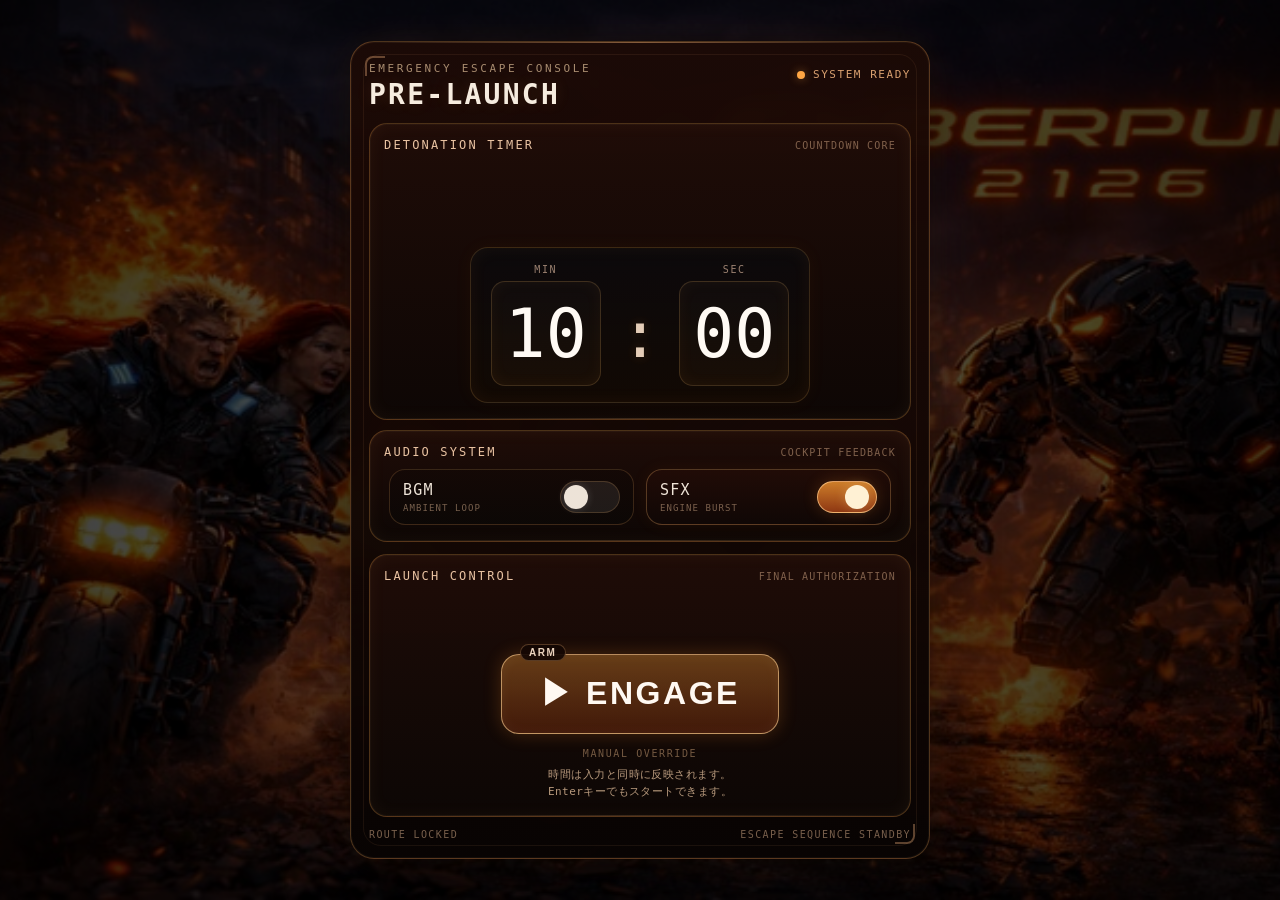
<file: index.html>
<!DOCTYPE html>
<html lang="ja">

<head>
  <meta charset="UTF-8" />
  <meta name="viewport" content="width=device-width, initial-scale=1.0, viewport-fit=cover" />
  <title>Cyberpunk2126 WebTimer</title>

  <!-- ファビコン（ブラウザタブ用） -->
  <link rel="icon" type="image/png" href="assets/images/favicon.png" />

  <!-- PWA設定 -->
  <meta name="apple-mobile-web-app-capable" content="yes" />
  <meta name="apple-mobile-web-app-status-bar-style" content="black-translucent" />
  <meta name="apple-mobile-web-app-title" content="CP2126Timer" />

  <!-- ホーム画面アイコン（iOS用） -->
  <link rel="apple-touch-icon" href="assets/images/apple-touch-icon.png" />

  <!-- manifest（Android / PWA対応） -->
  <link rel="manifest" href="manifest.json" />

  <link rel="stylesheet" href="style.css" />
</head>

<body>
  <div id="startOverlay">
    <div id="panel">
      <div id="launchFlash"></div>
      <span class="panel-cut lt"></span>
      <span class="panel-cut rb"></span>

      <div id="panelContent">
        <div class="panel-header">
          <div class="header-left">
            <span class="eyebrow">Emergency escape console</span>
            <p id="panelTitle">PRE-LAUNCH</p>
          </div>
          <div class="header-status">
            <span class="status-dot"></span>system ready
          </div>
        </div>

        <div class="module">
          <div class="module-header">
            <span class="module-title">Detonation Timer</span>
            <span class="module-sub">Countdown core</span>
          </div>

          <div class="time-picker-wrap">
            <div class="time-picker" aria-label="時間設定">
              <div class="time-field">
                <span class="time-label">MIN</span>
                <input id="minInput" class="time-input" type="number" min="0" max="99" value="10" inputmode="numeric" />
              </div>

              <div class="time-separator">:</div>

              <div class="time-field">
                <span class="time-label">SEC</span>
                <input id="secInput" class="time-input" type="number" min="0" max="59" value="0" inputmode="numeric" />
              </div>
            </div>
          </div>
        </div>

        <div class="module">
          <div class="module-header">
            <span class="module-title">Audio System</span>
            <span class="module-sub">Cockpit feedback</span>
          </div>

          <div class="switch-row">
            <label id="bgmSwitch" class="switch is-on">
              <span class="switch-text-wrap">
                <span class="switch-text">BGM</span>
                <span class="switch-meta">ambient loop</span>
              </span>
              <input id="bgmToggleInput" type="checkbox" checked />
              <span class="switch-track">
                <span class="switch-thumb"></span>
              </span>
            </label>

            <label id="seSwitch" class="switch is-on">
              <span class="switch-text-wrap">
                <span class="switch-text">SFX</span>
                <span class="switch-meta">engine burst</span>
              </span>
              <input id="seToggleInput" type="checkbox" checked />
              <span class="switch-track">
                <span class="switch-thumb"></span>
              </span>
            </label>
          </div>
        </div>

        <div class="module launch-block">
          <div class="module-header">
            <span class="module-title">Launch Control</span>
            <span class="module-sub">Final authorization</span>
          </div>

          <button id="startBtn">▶ ENGAGE</button>

          <div id="hint">
            <span class="hint-top">manual override</span>
            時間は入力と同時に反映されます。<br />
            Enterキーでもスタートできます。
          </div>
        </div>

        <div class="panel-footer">
          <span class="footer-left">route locked</span>
          <span class="footer-right">escape sequence standby</span>
        </div>
      </div>
    </div>
  </div>

  <div id="clock" class="prelaunch-hidden">
    <span id="timeDisplay">10:00</span>
    <span id="msgJa"></span>
    <span id="msgEn"></span>
  </div>

  <div id="runtimeDock" class="hidden" aria-label="runtime controls">
    <button id="pauseToggleBtn" class="dock-btn" type="button" aria-label="pause or resume">❚❚</button>
    <button id="resetBtn" class="dock-btn dock-btn-reset" type="button" aria-label="reset">↺</button>
  </div>

  <audio id="soundA" src="assets/sounds/BGM.mp3" preload="auto" loop></audio>
  <audio id="soundB" src="assets/sounds/bike_A.mp3" preload="auto"></audio>
  <audio id="soundC" src="assets/sounds/bike_B.mp3" preload="auto"></audio>

  <div id="rotatePrompt">
    <div class="rotate-inner">
      <div class="rotate-icon">&#8635;</div>
      <p class="rotate-title">ROTATE DEVICE</p>
      <p class="rotate-sub">横向きでご利用ください</p>
    </div>
  </div>

  <script src="script.js"></script>
</body>

</html>
</file>
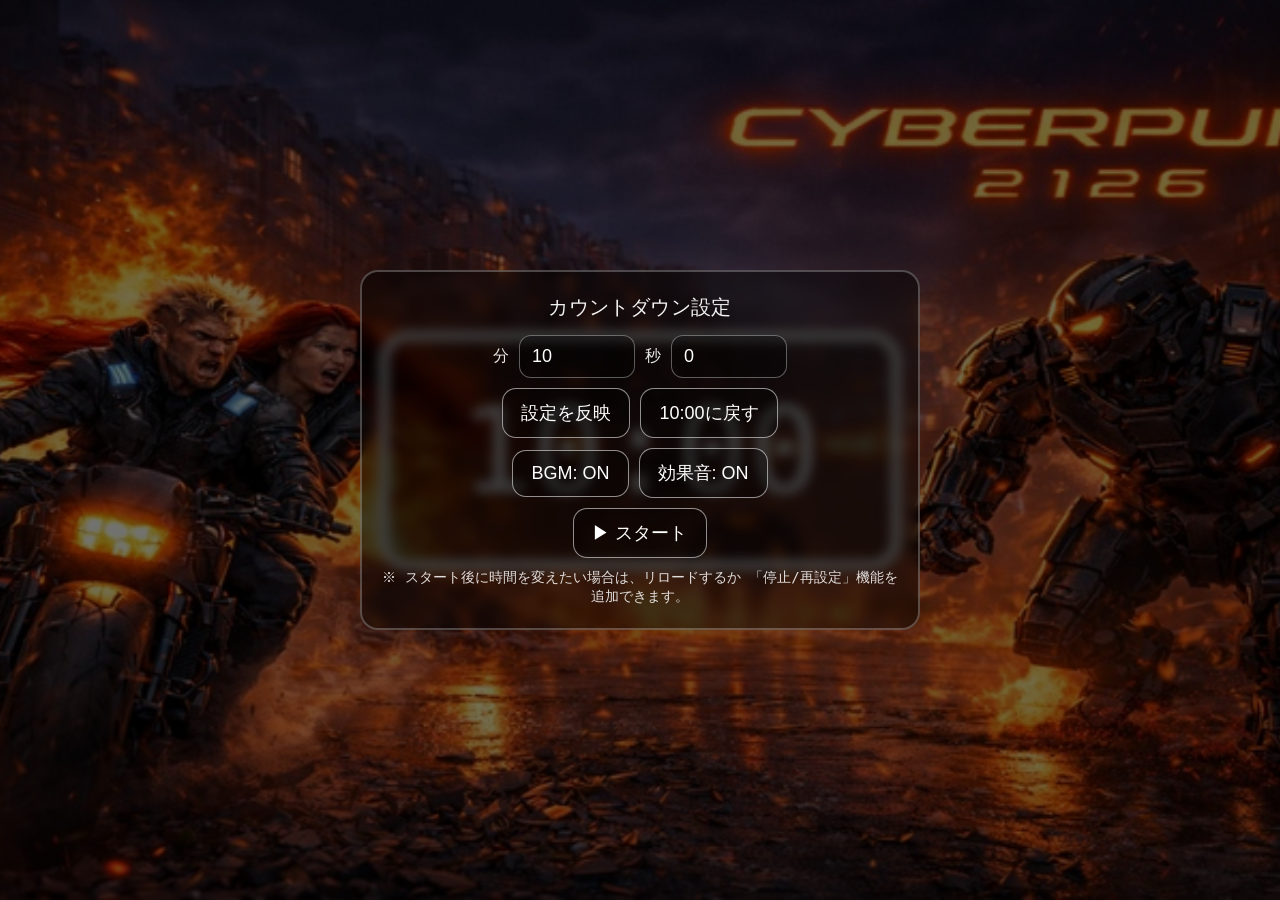
<file: Cyberpunk_Timer.html>
<!DOCTYPE html>
<html lang="ja">

<head>
  <meta charset="UTF-8" />
  <title>ネオン虹色カウントダウン（10分）</title>
  <style>
    body {
      text-align: center;
      font-size: 120px;
      font-family: monospace;
      background-image: url("CP_image.jpg");
      background-size: cover;
      background-position: center;
      background-repeat: no-repeat;
      background-attachment: fixed;
      color: white;
      margin: 0;
      padding: 0;
      display: flex;
      justify-content: center;
      align-items: center;
      height: 100vh;
    }

    @keyframes rainbowGlow {
      0% {
        color: red;
        border-color: red;
        text-shadow: 0 0 20px red, 0 0 40px red;
      }

      16% {
        color: orange;
        border-color: orange;
        text-shadow: 0 0 20px orange, 0 0 40px orange;
      }

      32% {
        color: yellow;
        border-color: yellow;
        text-shadow: 0 0 20px yellow, 0 0 40px yellow;
      }

      48% {
        color: lime;
        border-color: lime;
        text-shadow: 0 0 20px lime, 0 0 40px lime;
      }

      64% {
        color: cyan;
        border-color: cyan;
        text-shadow: 0 0 20px cyan, 0 0 40px cyan;
      }

      82% {
        color: blue;
        border-color: blue;
        text-shadow: 0 0 20px blue, 0 0 40px blue;
      }

      100% {
        color: violet;
        border-color: violet;
        text-shadow: 0 0 20px violet, 0 0 40px violet;
      }
    }

    @keyframes fadeInOut {
      0% {
        opacity: 0;
      }

      23% {
        opacity: 1;
      }

      77% {
        opacity: 1;
      }

      100% {
        opacity: 0;
      }
    }

    #clock {
      padding: 40px 70px;
      border: 10px solid;
      border-radius: 30px;
      animation: rainbowGlow 3s linear infinite;
      background: rgba(0, 0, 0, 0.35);
      z-index: 1;
    }

    .fade-message {
      animation: fadeInOut 3s ease-in-out;
    }

    /* 開始ボタン＋コントロールパネル */
    #startOverlay {
      position: fixed;
      inset: 0;
      display: flex;
      justify-content: center;
      align-items: center;
      background: rgba(0, 0, 0, 0.55);
      z-index: 10;
    }

    #panel {
      width: min(520px, 92vw);
      padding: 22px 18px;
      border-radius: 18px;
      border: 2px solid rgba(255, 255, 255, 0.25);
      background: rgba(0, 0, 0, 0.45);
      backdrop-filter: blur(6px);
      text-align: center;
    }

    #panelTitle {
      font-size: 20px;
      margin: 0 0 14px;
      letter-spacing: 0.02em;
      opacity: 0.95;
    }

    .row {
      display: flex;
      gap: 10px;
      justify-content: center;
      align-items: center;
      flex-wrap: wrap;
      margin: 10px 0;
    }

    label {
      font-size: 16px;
      opacity: 0.9;
    }

    input[type="number"] {
      width: 90px;
      font-size: 18px;
      padding: 10px 12px;
      border-radius: 12px;
      border: 1px solid rgba(255, 255, 255, 0.35);
      background: rgba(0, 0, 0, 0.35);
      color: #fff;
      outline: none;
    }

    .btn {
      font-size: 18px;
      padding: 12px 18px;
      border-radius: 14px;
      border: 1px solid rgba(255, 255, 255, 0.55);
      background: rgba(0, 0, 0, 0.35);
      color: #fff;
      cursor: pointer;
    }

    .btn:hover {
      filter: brightness(1.15);
    }

    #hint {
      font-size: 14px;
      opacity: 0.85;
      margin-top: 10px;
      line-height: 1.35;
    }
  </style>
</head>

<body>
  <!-- コントロールパネル付きオーバーレイ -->
  <div id="startOverlay">
    <div id="panel">
      <p id="panelTitle">カウントダウン設定</p>

      <div class="row">
        <label for="minInput">分</label>
        <input id="minInput" type="number" min="0" max="99" value="10" />
        <label for="secInput">秒</label>
        <input id="secInput" type="number" min="0" max="59" value="0" />
      </div>

      <div class="row">
        <button id="applyBtn" class="btn">設定を反映</button>
        <button id="resetBtn" class="btn">10:00に戻す</button>
      </div>

      <!-- ★追加：音ON/OFFボタン -->
      <div class="row">
        <button id="bgmToggleBtn" class="btn">BGM: ON</button>
        <button id="seToggleBtn" class="btn">効果音: ON</button>
      </div>

      <div class="row">
        <button id="startBtn" class="btn">▶ スタート</button>
      </div>

      <div id="hint">
        ※ スタート後に時間を変えたい場合は、リロードするか
        「停止/再設定」機能を追加できます。
      </div>
    </div>
  </div>

  <div id="clock">10:00</div>

  <!-- 音素材（ファイル名を差し替えてね） -->
  <audio id="soundA" src="BGM.mp3" preload="auto" loop></audio>
  <audio id="soundB" src="bike_A.mp3" preload="auto"></audio>
  <audio id="soundC" src="bike_B.mp3" preload="auto"></audio>

  <script>
    // ====== 設定 ======
    let remaining = 10 * 60; // 初期 10分
    const messages = [
      "お前が戻ってくるって、俺は信じてる！",
      "I know you will be back"
    ];

    // ====== 要素 ======
    const clockEl = document.getElementById("clock");
    const startOverlay = document.getElementById("startOverlay");

    const minInput = document.getElementById("minInput");
    const secInput = document.getElementById("secInput");
    const applyBtn = document.getElementById("applyBtn");
    const resetBtn = document.getElementById("resetBtn");
    const startBtn = document.getElementById("startBtn");

    const bgmToggleBtn = document.getElementById("bgmToggleBtn");
    const seToggleBtn = document.getElementById("seToggleBtn");

    const soundA = document.getElementById("soundA");
    const soundB = document.getElementById("soundB");
    const soundC = document.getElementById("soundC");

    // ====== ON/OFF状態（追加） ======
    let bgmEnabled = true; // soundA
    let seEnabled = true;  // soundB + soundC

    function updateSoundButtons() {
      bgmToggleBtn.textContent = `BGM: ${bgmEnabled ? "ON" : "OFF"}`;
      seToggleBtn.textContent = `効果音: ${seEnabled ? "ON" : "OFF"}`;
    }

    bgmToggleBtn.addEventListener("click", () => {
      bgmEnabled = !bgmEnabled;

      if (!bgmEnabled) {
        // いま鳴っていたら止める
        soundA.pause();
        soundA.currentTime = 0;
      } else {
        // カウントダウン中なら再開
        if (startOverlay.style.display === "none" && countdownTimerId) {
          soundA.volume = 0.6;
          soundA.play().catch(() => { });
        }
      }
      updateSoundButtons();
    });

    seToggleBtn.addEventListener("click", () => {
      seEnabled = !seEnabled;

      if (!seEnabled) {
        // いま鳴っていたら止める（B/Cのみ）
        soundB.pause(); soundB.currentTime = 0;
        soundC.pause(); soundC.currentTime = 0;
      }
      updateSoundButtons();
    });

    updateSoundButtons();

    // ====== タイマー ======
    let countdownTimerId = null;
    let messageTimerId = null;

    // ====== メッセージ ======
    let messageIndex = 0;

    function startMessageSequence() {
      function showMessage() {
        clockEl.textContent = messages[messageIndex];
        messageIndex = (messageIndex + 1) % messages.length;

        clockEl.classList.remove("fade-message");
        void clockEl.offsetWidth;
        clockEl.classList.add("fade-message");
      }

      showMessage();
      messageTimerId = setInterval(showMessage, 3000);
    }

    // ====== 音のシーケンス制御 ======
    let engineLoopsLeft = 2;
    let cycleMode = false; // trueになったら(B→C)無限ループ

    function stopAllSounds() {
      [soundA, soundB, soundC].forEach(a => {
        a.pause();
        a.currentTime = 0;
      });
    }

    function stopTimers() {
      if (countdownTimerId) clearInterval(countdownTimerId);
      if (messageTimerId) clearInterval(messageTimerId);
      countdownTimerId = null;
      messageTimerId = null;
    }

    function setRemainingFromInputs() {
      // 入力値を安全に丸める
      const m = Math.max(0, Math.min(99, parseInt(minInput.value || "0", 10)));
      const s = Math.max(0, Math.min(59, parseInt(secInput.value || "0", 10)));

      minInput.value = String(m);
      secInput.value = String(s);

      remaining = m * 60 + s;
      // 表示も更新
      const mm = String(m).padStart(2, "0");
      const ss = String(s).padStart(2, "0");
      clockEl.textContent = `${mm}:${ss}`;
    }

    // Bを「loop属性」で無限にしない。endedで手動制御する
    soundB.addEventListener("ended", () => {
      if (!seEnabled) return;

      if (!cycleMode) {
        engineLoopsLeft--;
        if (engineLoopsLeft > 0) {
          soundB.currentTime = 0;
          soundB.play().catch(() => { });
        } else {
          soundC.currentTime = 0;
          soundC.play().catch(() => { });
        }
      } else {
        soundC.currentTime = 0;
        soundC.play().catch(() => { });
      }
    });

    soundC.addEventListener("ended", () => {
      if (!seEnabled) return;

      cycleMode = true;
      soundB.currentTime = 0;
      soundB.play().catch(() => { });
    });

    function startFinishSoundSequence() {
      // 効果音OFFなら何もしない
      if (!seEnabled) return;

      // ★★ ここを修正：BGM(A)を止めない ★★
      // soundA.pause();
      // soundA.currentTime = 0;

      engineLoopsLeft = 2;
      cycleMode = false;

      soundB.currentTime = 0;
      soundB.play().catch(() => { });
    }

    // ====== カウントダウン ======
    function updateCountdown() {
      const minutes = String(Math.floor(remaining / 60)).padStart(2, "0");
      const seconds = String(remaining % 60).padStart(2, "0");
      clockEl.textContent = `${minutes}:${seconds}`;

      if (remaining > 0) {
        remaining--;
      } else {
        clearInterval(countdownTimerId);
        countdownTimerId = null;

        // ★任意：終了後にBGMを少し下げる（B/Cが聞こえやすくなる）
        if (bgmEnabled) soundA.volume = 0.25;

        startMessageSequence();
        startFinishSoundSequence();
      }
    }

    function startAll() {
      startOverlay.style.display = "none";

      // カウントダウン中BGM(A)
      if (bgmEnabled) {
        soundA.volume = 0.6;
        soundA.play().catch(() => { });
      }

      // タイマー開始
      countdownTimerId = setInterval(updateCountdown, 1000);
      updateCountdown();
    }

    // ====== パネル操作 ======
    // 初期表示を入力値に合わせる
    setRemainingFromInputs();

    applyBtn.addEventListener("click", () => {
      setRemainingFromInputs();
    });

    resetBtn.addEventListener("click", () => {
      minInput.value = "1";
      secInput.value = "0";
      setRemainingFromInputs();
    });

    // Enterでも反映しやすく
    [minInput, secInput].forEach(el => {
      el.addEventListener("keydown", (e) => {
        if (e.key === "Enter") setRemainingFromInputs();
      });
    });

    // 開始ボタン（自動再生制限回避）
    startBtn.addEventListener("click", () => {
      // 念のため初期化
      stopTimers();
      stopAllSounds();

      // 設定値を反映してスタート
      setRemainingFromInputs();
      startAll();
    });
  </script>
</body>

</html>
</file>
<file: style.css>
:root {
  --panel-bg: rgba(8, 4, 3, 0.72);
  --panel-border: rgba(255, 175, 95, 0.28);
  --module-bg: rgba(20, 10, 7, 0.82);
  --module-border: rgba(255, 173, 79, 0.26);
  --module-inner: rgba(255, 190, 120, 0.05);
  --text-main: rgba(255, 246, 232, 0.96);
  --text-sub: rgba(255, 219, 176, 0.62);
  --amber: rgba(255, 166, 68, 1);
  --shadow-deep: rgba(0, 0, 0, 0.55);
  --dock-bg: rgba(12, 6, 4, 0.78);
  --dock-border: rgba(255, 181, 102, 0.22);
  --dock-icon: rgba(255, 242, 226, 0.95);
  --dock-reset: rgba(255, 183, 128, 0.95);
  --hold-glow: rgba(161, 120, 255, 0.44);
}

* {
  box-sizing: border-box;
}

body {
  text-align: center;
  font-size: min(120px, 14vmin); /* 画面比率に比例: 小さい辺の 14% を上限 120px でキャップ */
  font-family: monospace;
  color: white;
  margin: 0;
  padding: 0;
  display: flex;
  justify-content: center;
  align-items: center;
  height: 100vh;
  overflow: hidden;
  background-color: #030201; /* レターボックス部分の色 (Cyberpunk の夜に溶け込む黒) */
}

/* iOS Safari 対応: position:fixed で常に visual viewport を正確に覆う */
body::before {
  content: "";
  position: fixed;
  inset: 0;
  z-index: -1;
  background-image:
    linear-gradient(rgba(0, 0, 0, 0.22), rgba(0, 0, 0, 0.22)),
    url("assets/images/background-main.jpg");
  background-size: cover;
  background-position: center;
  background-repeat: no-repeat;
}

@keyframes rainbowGlow {
  0% {
    color: red;
    border-color: red;
    text-shadow: 0 0 20px red, 0 0 40px red;
  }

  16% {
    color: orange;
    border-color: orange;
    text-shadow: 0 0 20px orange, 0 0 40px orange;
  }

  32% {
    color: yellow;
    border-color: yellow;
    text-shadow: 0 0 20px yellow, 0 0 40px yellow;
  }

  48% {
    color: lime;
    border-color: lime;
    text-shadow: 0 0 20px lime, 0 0 40px lime;
  }

  64% {
    color: cyan;
    border-color: cyan;
    text-shadow: 0 0 20px cyan, 0 0 40px cyan;
  }

  82% {
    color: blue;
    border-color: blue;
    text-shadow: 0 0 20px blue, 0 0 40px blue;
  }

  100% {
    color: violet;
    border-color: violet;
    text-shadow: 0 0 20px violet, 0 0 40px violet;
  }
}

/* rainbowGlow と同じ色変化だが border-color を含まない (message-mode 専用) */
@keyframes rainbowColor {
  0%   { color: red;    text-shadow: 0 0 20px red,    0 0 40px red; }
  16%  { color: orange; text-shadow: 0 0 20px orange, 0 0 40px orange; }
  32%  { color: yellow; text-shadow: 0 0 20px yellow, 0 0 40px yellow; }
  48%  { color: lime;   text-shadow: 0 0 20px lime,   0 0 40px lime; }
  64%  { color: cyan;   text-shadow: 0 0 20px cyan,   0 0 40px cyan; }
  82%  { color: blue;   text-shadow: 0 0 20px blue,   0 0 40px blue; }
  100% { color: violet; text-shadow: 0 0 20px violet, 0 0 40px violet; }
}

@keyframes fadeInOut {
  0% {
    opacity: 0;
  }

  23% {
    opacity: 1;
  }

  77% {
    opacity: 1;
  }

  100% {
    opacity: 0;
  }
}

@keyframes pulseAmber {
  0% {
    box-shadow: 0 0 0 rgba(255, 152, 58, 0);
  }

  50% {
    box-shadow: 0 0 24px rgba(255, 152, 58, 0.18);
  }

  100% {
    box-shadow: 0 0 0 rgba(255, 152, 58, 0);
  }
}

@keyframes overlayFlash {
  0% {
    opacity: 0;
  }

  20% {
    opacity: 0.9;
  }

  60% {
    opacity: 0.35;
  }

  100% {
    opacity: 0;
  }
}

@keyframes panelIgnition {
  0% {
    transform: scale(1);
    box-shadow:
      0 24px 60px var(--shadow-deep),
      0 0 40px rgba(255, 128, 36, 0.08);
  }

  25% {
    transform: scale(1.015);
    box-shadow:
      0 0 0 1px rgba(255, 220, 185, 0.08) inset,
      0 24px 60px rgba(0, 0, 0, 0.65),
      0 0 48px rgba(255, 96, 28, 0.26),
      0 0 90px rgba(255, 132, 46, 0.18);
  }

  100% {
    transform: scale(0.985);
    box-shadow:
      0 16px 44px rgba(0, 0, 0, 0.45),
      0 0 16px rgba(255, 118, 36, 0.10);
  }
}

@keyframes overlayExit {
  0% {
    opacity: 1;
    transform: scale(1);
    filter: blur(0);
  }

  100% {
    opacity: 0;
    transform: scale(1.03);
    filter: blur(3px);
  }
}

@keyframes clockWake {
  0% {
    opacity: 0.15;
    transform: scale(0.94);
    filter: blur(8px);
  }

  100% {
    opacity: 1;
    transform: scale(1);
    filter: blur(0);
  }
}

@keyframes holdPulse {
  0% {
    box-shadow:
      0 0 18px rgba(125, 103, 255, 0.16),
      inset 0 0 16px rgba(132, 114, 255, 0.08);
  }

  50% {
    box-shadow:
      0 0 34px rgba(146, 118, 255, 0.28),
      inset 0 0 22px rgba(146, 118, 255, 0.14);
  }

  100% {
    box-shadow:
      0 0 18px rgba(125, 103, 255, 0.16),
      inset 0 0 16px rgba(132, 114, 255, 0.08);
  }
}

#clock {
  padding: 40px 70px;
  border: 10px solid;
  border-radius: 30px;
  animation: rainbowGlow 3s linear infinite;
  background: rgba(0, 0, 0, 0.35);
  z-index: 1;
  transition:
    transform 0.35s ease,
    opacity 0.35s ease,
    filter 0.35s ease,
    border-color 0.25s ease,
    box-shadow 0.25s ease,
    background 0.25s ease,
    padding 0.25s ease,
    color 0.25s ease;
}

/* メッセージ表示中は枠を消す。animation を rainbowColor に差し替えて border-color アニメを排除 */
#clock.message-mode {
  border-color: transparent !important;
  box-shadow: none !important;
  background: transparent;
  padding: 24px 40px;
  animation: rainbowColor 3s linear infinite;
}

#clock.prelaunch-hidden {
  opacity: 0.15;
  transform: scale(0.94);
  filter: blur(8px);
}

#clock.launching-in {
  animation:
    rainbowGlow 3s linear infinite,
    clockWake 0.45s ease-out;
}

#clock.paused {
  background: rgba(12, 7, 20, 0.34);
  filter: saturate(0.84);
  animation:
    rainbowGlow 3s linear infinite,
    holdPulse 1.9s ease-in-out infinite;
  box-shadow:
    0 0 24px var(--hold-glow),
    inset 0 0 22px rgba(158, 126, 255, 0.10);
}

.fade-message {
  animation: fadeInOut 3s ease-in-out;
}

/* メッセージ時: border-color を持たない rainbowColor + フェード */
#clock.message-mode.fade-message {
  animation:
    rainbowColor 3s linear infinite,
    fadeInOut 3s ease-in-out;
}

#timeDisplay {
  display: inline;
}

#msgJa {
  display: none;
  font-size: calc(100% - 10pt);
}

#msgEn {
  display: none;
  font-size: 100%;
}

#startOverlay {
  position: fixed;
  inset: 0;
  display: flex;
  justify-content: center;
  align-items: center;
  background:
    radial-gradient(circle at center, rgba(0, 0, 0, 0.12), rgba(0, 0, 0, 0.52)),
    rgba(0, 0, 0, 0.42);
  z-index: 10;
  /* safe-area-inset: Dynamic Island / ホームインジケータ回避 */
  padding: max(24px, env(safe-area-inset-top))
           max(24px, env(safe-area-inset-right))
           max(24px, env(safe-area-inset-bottom))
           max(24px, env(safe-area-inset-left));
  transition: opacity 0.45s ease, visibility 0.45s ease;
}

#startOverlay.launch-sequence {
  animation: overlayExit 0.52s ease forwards;
  pointer-events: none;
}

#panel {
  position: relative;
  width: min(580px, 92vw);
  padding: 20px 18px 18px;
  border-radius: 24px;
  border: 1px solid var(--panel-border);
  background:
    linear-gradient(180deg, rgba(35, 12, 6, 0.74), rgba(8, 4, 3, 0.88)),
    var(--panel-bg);
  backdrop-filter: blur(10px);
  text-align: center;
  box-shadow:
    0 0 0 1px rgba(255, 220, 185, 0.04) inset,
    0 24px 60px var(--shadow-deep),
    0 0 40px rgba(255, 128, 36, 0.08);
  overflow: hidden;
  transition: transform 0.18s ease, filter 0.18s ease;
}

#panel.launch-pulse {
  animation: panelIgnition 0.42s ease forwards;
}

#launchFlash {
  position: absolute;
  inset: 0;
  pointer-events: none;
  opacity: 0;
  background:
    radial-gradient(circle at center,
      rgba(255, 205, 142, 0.42) 0%,
      rgba(255, 124, 42, 0.28) 22%,
      rgba(255, 64, 16, 0.14) 42%,
      rgba(255, 42, 0, 0.06) 62%,
      rgba(255, 42, 0, 0) 100%);
  mix-blend-mode: screen;
  z-index: 2;
}

#launchFlash.active {
  animation: overlayFlash 0.42s ease-out forwards;
}

#panelContent {
  position: relative;
  z-index: 3;
}

#panel::before,
#panel::after {
  content: "";
  position: absolute;
  pointer-events: none;
}

#panel::before {
  inset: 12px;
  border: 1px solid rgba(255, 182, 118, 0.08);
  border-radius: 18px;
}

#panel::after {
  top: 0;
  left: 28px;
  right: 28px;
  height: 1px;
  background: linear-gradient(90deg, transparent, rgba(255, 182, 118, 0.45), transparent);
}

.panel-cut {
  position: absolute;
  width: 20px;
  height: 20px;
  border-color: rgba(255, 190, 132, 0.38);
  border-style: solid;
  pointer-events: none;
  opacity: 0.9;
  z-index: 4;
}

.panel-cut.lt {
  top: 14px;
  left: 14px;
  border-width: 2px 0 0 2px;
  border-top-left-radius: 8px;
}

.panel-cut.rb {
  right: 14px;
  bottom: 14px;
  border-width: 0 2px 2px 0;
  border-bottom-right-radius: 8px;
}

.panel-header {
  position: relative;
  display: flex;
  align-items: flex-start;
  justify-content: space-between;
  gap: 10px;
  margin-bottom: 14px;
  text-align: left;
}

.header-left {
  display: flex;
  flex-direction: column;
  gap: 6px;
}

.eyebrow {
  font-size: 11px;
  letter-spacing: 0.24em;
  color: var(--text-sub);
  text-transform: uppercase;
}

#panelTitle {
  margin: 0;
  font-size: 28px;
  line-height: 1;
  font-weight: 700;
  letter-spacing: 0.08em;
  color: var(--text-main);
  text-shadow: 0 0 16px rgba(255, 176, 94, 0.12);
}

.header-status {
  margin-top: 6px;
  font-size: 11px;
  letter-spacing: 0.14em;
  color: rgba(255, 190, 132, 0.84);
  text-transform: uppercase;
  white-space: nowrap;
}

.status-dot {
  display: inline-block;
  width: 8px;
  height: 8px;
  margin-right: 8px;
  border-radius: 50%;
  background: var(--amber);
  box-shadow: 0 0 10px rgba(255, 165, 66, 0.45);
  animation: pulseAmber 1.8s infinite ease-in-out;
  vertical-align: middle;
}

.module {
  position: relative;
  margin: 10px 0;
  padding: 14px 14px 16px;
  border-radius: 18px;
  border: 1px solid rgba(255, 173, 79, 0.26);
  background:
    linear-gradient(180deg, rgba(32, 13, 8, 0.92), rgba(13, 7, 5, 0.94));
  box-shadow:
    0 0 0 1px rgba(255, 220, 190, 0.03) inset,
    inset 0 0 18px rgba(255, 190, 120, 0.05);
  overflow: hidden;
}

.module::before {
  content: "";
  position: absolute;
  inset: auto 16px 0 16px;
  height: 1px;
  background: linear-gradient(90deg, transparent, rgba(255, 176, 108, 0.16), transparent);
}

.module-header {
  display: flex;
  justify-content: space-between;
  align-items: center;
  margin-bottom: 10px;
  gap: 10px;
  text-align: left;
}

.module-title {
  font-size: 12px;
  letter-spacing: 0.18em;
  text-transform: uppercase;
  color: rgba(255, 214, 178, 0.9);
}

.module-sub {
  font-size: 10px;
  letter-spacing: 0.12em;
  text-transform: uppercase;
  color: rgba(255, 205, 162, 0.44);
}

.time-picker-wrap {
  margin: 0;
}

.time-picker {
  display: inline-flex;
  align-items: center;
  justify-content: center;
  gap: 20px;
  padding: 16px 20px;
  border-radius: 18px;
  border: 1px solid rgba(255, 180, 92, 0.18);
  background:
    linear-gradient(180deg, rgba(11, 10, 12, 0.92), rgba(18, 9, 4, 0.84));
  box-shadow:
    inset 0 0 18px rgba(255, 157, 70, 0.06),
    0 0 20px rgba(255, 153, 51, 0.04);
}

.time-field {
  display: flex;
  flex-direction: column;
  align-items: center;
  gap: 6px;
}

.time-label {
  font-size: 10px;
  opacity: 0.72;
  letter-spacing: 0.16em;
  color: rgba(255, 214, 184, 0.82);
}

.time-input {
  width: 110px;
  font-size: 68px;
  line-height: 1;
  text-align: center;
  padding: 12px 8px;
  border-radius: 14px;
  border: 1px solid rgba(255, 191, 113, 0.18);
  background:
    linear-gradient(180deg, rgba(255, 255, 255, 0.015), rgba(255, 167, 74, 0.035));
  color: #fffaf4;
  outline: none;
  font-family: monospace;
  appearance: textfield;
  -moz-appearance: textfield;
  box-shadow: inset 0 0 16px rgba(255, 179, 84, 0.05);
}

.time-input::-webkit-outer-spin-button,
.time-input::-webkit-inner-spin-button {
  -webkit-appearance: none;
  margin: 0;
}

.time-input:focus {
  border-color: rgba(255, 194, 115, 0.58);
  box-shadow:
    0 0 14px rgba(255, 158, 62, 0.16),
    inset 0 0 16px rgba(255, 190, 112, 0.06);
}

.time-separator {
  font-size: 64px;
  line-height: 1;
  transform: translateY(10px);
  opacity: 0.96;
  color: rgba(255, 230, 206, 0.92);
  text-shadow: 0 0 12px rgba(255, 170, 80, 0.18);
}

.switch-row {
  display: flex;
  justify-content: center;
  gap: 12px;
  flex-wrap: wrap;
  margin: 0;
}

.switch {
  position: relative;
  display: inline-flex;
  align-items: center;
  justify-content: space-between;
  gap: 12px;
  width: 245px;
  padding: 11px 13px;
  border-radius: 16px;
  border: 1px solid rgba(255, 179, 100, 0.18);
  background:
    linear-gradient(180deg, rgba(20, 9, 6, 0.94), rgba(12, 8, 6, 0.92));
  cursor: pointer;
  user-select: none;
  transition: border-color 0.2s ease, box-shadow 0.2s ease, transform 0.15s ease, background 0.2s ease;
}

.switch:hover {
  transform: translateY(-1px);
  border-color: rgba(255, 188, 118, 0.28);
}

.switch input {
  position: absolute;
  opacity: 0;
  pointer-events: none;
}

.switch-text-wrap {
  display: flex;
  flex-direction: column;
  align-items: flex-start;
  gap: 4px;
  text-align: left;
  min-width: 72px;
}

.switch-text {
  font-size: 15px;
  opacity: 0.98;
  letter-spacing: 0.08em;
  color: rgba(255, 244, 232, 0.95);
  text-transform: uppercase;
}

.switch-meta {
  font-size: 9px;
  letter-spacing: 0.12em;
  color: rgba(255, 210, 168, 0.44);
  text-transform: uppercase;
}

.switch-track {
  position: relative;
  width: 60px;
  height: 32px;
  border-radius: 999px;
  background: rgba(255, 255, 255, 0.08);
  border: 1px solid rgba(255, 190, 114, 0.18);
  transition: background 0.2s ease, border-color 0.2s ease, box-shadow 0.2s ease;
  flex-shrink: 0;
  margin-left: auto;
}

.switch-thumb {
  position: absolute;
  top: 3px;
  left: 3px;
  width: 24px;
  height: 24px;
  border-radius: 50%;
  background: rgba(255, 244, 232, 0.92);
  box-shadow: 0 0 8px rgba(255, 255, 255, 0.16);
  transition: transform 0.2s ease, background 0.2s ease, box-shadow 0.2s ease;
}

.switch input:checked + .switch-track {
  background: linear-gradient(180deg,
      rgba(255, 158, 52, 0.78),
      rgba(255, 100, 32, 0.52));
  border-color: rgba(255, 202, 138, 0.7);
  box-shadow: 0 0 16px rgba(255, 141, 45, 0.2);
}

.switch input:checked + .switch-track .switch-thumb {
  transform: translateX(24px);
  background: #fff1d4;
  box-shadow: 0 0 12px rgba(255, 214, 145, 0.28);
}

.switch.is-on {
  border-color: rgba(255, 183, 108, 0.28);
  background:
    linear-gradient(180deg, rgba(33, 12, 7, 0.96), rgba(16, 8, 6, 0.92));
  box-shadow: 0 0 18px rgba(255, 125, 38, 0.06);
}

.launch-block {
  margin-top: 12px;
}

#startBtn {
  position: relative;
  font-size: 32px;
  font-weight: 700;
  letter-spacing: 0.08em;
  padding: 17px 38px;
  border-radius: 18px;
  border: 1px solid rgba(255, 209, 148, 0.62);
  background:
    linear-gradient(180deg,
      rgba(255, 159, 56, 0.34),
      rgba(255, 91, 25, 0.20));
  box-shadow:
    0 0 18px rgba(255, 141, 42, 0.22),
    inset 0 0 14px rgba(255, 229, 186, 0.06);
  min-width: 250px;
  color: #fff9f2;
  cursor: pointer;
  transition: transform 0.12s ease, filter 0.12s ease, box-shadow 0.12s ease;
}

#startBtn::before {
  content: "ARM";
  position: absolute;
  top: -11px;
  left: 18px;
  font-size: 10px;
  letter-spacing: 0.16em;
  padding: 2px 8px;
  border-radius: 999px;
  color: rgba(255, 230, 206, 0.92);
  background: rgba(20, 7, 4, 0.92);
  border: 1px solid rgba(255, 185, 118, 0.28);
}

#startBtn:hover {
  filter: brightness(1.12);
  transform: translateY(-2px) scale(1.015);
  box-shadow:
    0 0 24px rgba(255, 141, 42, 0.28),
    inset 0 0 16px rgba(255, 224, 176, 0.09);
}

#startBtn.engaged {
  transform: translateY(1px) scale(0.985);
  filter: brightness(1.18);
  box-shadow:
    0 0 34px rgba(255, 96, 36, 0.34),
    inset 0 0 18px rgba(255, 236, 196, 0.12);
}

#hint {
  margin-top: 12px;
  font-size: 11px;
  line-height: 1.55;
  color: rgba(255, 215, 175, 0.70);
  letter-spacing: 0.04em;
}

.hint-top {
  display: block;
  font-size: 10px;
  letter-spacing: 0.16em;
  text-transform: uppercase;
  color: rgba(255, 203, 150, 0.42);
  margin-bottom: 4px;
}

.panel-footer {
  margin-top: 12px;
  display: flex;
  justify-content: space-between;
  align-items: center;
  gap: 10px;
  font-size: 10px;
  letter-spacing: 0.14em;
  text-transform: uppercase;
  color: rgba(255, 206, 163, 0.45);
}

.footer-left,
.footer-right {
  white-space: nowrap;
}

#runtimeDock {
  position: fixed;
  right: max(22px, env(safe-area-inset-right));
  bottom: max(22px, env(safe-area-inset-bottom));
  display: flex;
  gap: 12px;
  z-index: 8;
  opacity: 1;
  transform: translateY(0);
  transition: opacity 0.25s ease, transform 0.25s ease;
}

#runtimeDock.hidden {
  opacity: 0;
  pointer-events: none;
  transform: translateY(10px);
}

.dock-btn {
  width: 58px;
  height: 58px;
  border-radius: 16px;
  border: 1px solid var(--dock-border);
  background: linear-gradient(180deg, rgba(32, 13, 8, 0.92), var(--dock-bg));
  color: var(--dock-icon);
  font-size: 28px;
  line-height: 1;
  display: inline-flex;
  align-items: center;
  justify-content: center;
  cursor: pointer;
  box-shadow:
    0 0 18px rgba(255, 148, 54, 0.14),
    inset 0 0 12px rgba(255, 210, 166, 0.05);
  transition: transform 0.15s ease, filter 0.15s ease, box-shadow 0.2s ease, border-color 0.2s ease;
  backdrop-filter: blur(8px);
  user-select: none;
}

.dock-btn:hover {
  transform: translateY(-2px) scale(1.03);
  filter: brightness(1.08);
  box-shadow:
    0 0 24px rgba(255, 153, 61, 0.24),
    inset 0 0 14px rgba(255, 220, 176, 0.10);
}

.dock-btn:active {
  transform: translateY(1px) scale(0.98);
}

.dock-btn.is-paused {
  color: rgba(231, 224, 255, 0.98);
  border-color: rgba(172, 145, 255, 0.34);
  box-shadow:
    0 0 22px rgba(138, 118, 255, 0.28),
    inset 0 0 14px rgba(196, 185, 255, 0.10);
}

.dock-btn-reset {
  color: var(--dock-reset);
  border-color: rgba(255, 166, 120, 0.30);
}


/* ---- 縦向き警告 (phone / tablet 縦表示) ---- */
#rotatePrompt {
  display: none;
  position: fixed;
  inset: 0;
  z-index: 200;
  background: #030201; /* 完全不透明: OLED 高輝度でも背景コンテンツが透けない */
  justify-content: center;
  align-items: center;
  flex-direction: column;
  gap: 14px;
  /* Dynamic Island (上) / ホームインジケータ (下) を避ける */
  padding: env(safe-area-inset-top) env(safe-area-inset-right) env(safe-area-inset-bottom) env(safe-area-inset-left);
}

@keyframes rotateHint {
  0%, 100% { transform: rotate(0deg); }
  50%       { transform: rotate(90deg); }
}

.rotate-inner {
  display: flex;
  flex-direction: column;
  align-items: center;
  gap: 14px;
  text-align: center;
}

.rotate-icon {
  font-size: 56px;
  color: var(--amber);
  animation: rotateHint 2s ease-in-out infinite;
  font-family: monospace;
}

.rotate-title {
  margin: 0;
  font-size: 16px;
  letter-spacing: 0.22em;
  color: var(--text-main);
  font-family: monospace;
  text-transform: uppercase;
}

.rotate-sub {
  margin: 0;
  font-size: 12px;
  letter-spacing: 0.10em;
  color: var(--text-sub);
  font-family: monospace;
}

/* 縦向きの phone / tablet で警告表示 */
@media (orientation: portrait) and (max-width: 1024px) {
  #rotatePrompt {
    display: flex;
  }
}

@media (max-width: 720px) {
  body {
    font-size: 90px;
  }

  #panel {
    width: min(94vw, 580px);
    padding: 18px 14px 16px;
  }

  .panel-header {
    flex-direction: column;
    align-items: flex-start;
    gap: 8px;
  }

  #panelTitle {
    font-size: 24px;
  }

  .time-picker {
    gap: 12px;
    padding: 14px 14px;
  }

  .time-input {
    width: 86px;
    font-size: 52px;
  }

  .time-separator {
    font-size: 48px;
    transform: translateY(8px);
  }

  .switch {
    width: 100%;
  }

  #startBtn {
    min-width: 220px;
    width: 100%;
    font-size: 28px;
  }

  .panel-footer {
    flex-direction: column;
  }

  #clock.message-mode {
    padding: 18px 20px;
  }

  #runtimeDock {
    right: 14px;
    bottom: 14px;
    gap: 10px;
  }

  .dock-btn {
    width: 54px;
    height: 54px;
    font-size: 26px;
    border-radius: 14px;
  }
}

/* ---- iPhone 横表示: 高さ ≤ 500px の横向き端末 (iPhone SE〜Pro Max) ---- */
@media (orientation: landscape) and (max-height: 500px) {
  body {
    font-size: 80px;
    /* Dynamic Island / ステータスバー / ホームインジケータ を考慮して clock を真中に配置 */
    padding-top: env(safe-area-inset-top);
    padding-left: env(safe-area-inset-left);
    padding-right: env(safe-area-inset-right);
    padding-bottom: env(safe-area-inset-bottom);
  }

  body::before {
    background-size: 100% auto;
    background-position: center center;
  }

  #startOverlay {
    /* 横向き: 左右の safe-area (Dynamic Island) を確保、上下は最小 4px */
    padding: 4px max(8px, env(safe-area-inset-right)) 4px max(8px, env(safe-area-inset-left));
    overflow-y: auto;
    align-items: flex-start;
  }

  #panel {
    width: min(400px, calc(88vw - env(safe-area-inset-left) - env(safe-area-inset-right)));
    padding: 6px 10px 4px;
    border-radius: 18px;
    margin: auto;
  }

  /* 1カラムグリッド: モバイルはENGAGEのみ */
  #panelContent {
    display: grid;
    grid-template-columns: 1fr;
    gap: 4px;
  }

  /* header: 全幅 */
  #panelContent > *:first-child {
    grid-column: 1;
  }

  /* Timer module: モバイルでは非表示（10分固定） */
  #panelContent > *:nth-child(2) {
    display: none;
  }

  /* Audio module: モバイルでは非表示 */
  #panelContent > *:nth-child(3) {
    display: none;
  }

  /* Launch module: 全幅 */
  #panelContent > *:nth-child(4) {
    grid-column: 1;
    margin: 0;
    display: flex;
    flex-direction: column;
    justify-content: flex-start;
    gap: 8px;
  }

  /* footer: 全幅 */
  #panelContent > *:last-child {
    grid-column: 1;
    margin-top: 4px;
  }

  .panel-header {
    flex-direction: row;
    align-items: center;
    margin-bottom: 0;
  }

  #panelTitle {
    font-size: 18px;
  }

  .eyebrow {
    font-size: 9px;
  }

  .header-status {
    font-size: 9px;
    margin-top: 0;
  }

  .module {
    padding: 5px 8px 6px;
    border-radius: 14px;
  }

  .launch-block {
    margin-top: 0;
  }

  .module-header {
    margin-bottom: 0;
  }

  .module-title {
    font-size: 10px;
  }

  .module-sub {
    font-size: 8px;
  }

  .time-label {
    display: none;
  }

  .time-picker {
    gap: 6px;
    padding: 7px 8px;
    border-radius: 14px;
  }

  .time-input {
    width: 62px;
    font-size: 36px;
    padding: 4px 3px;
  }

  .time-separator {
    font-size: 32px;
    transform: translateY(5px);
  }

  .switch-row {
    gap: 4px;
  }

  .switch {
    width: 100%;
    padding: 5px 8px;
    border-radius: 12px;
  }

  .switch-text {
    font-size: 12px;
  }

  .switch-meta {
    font-size: 8px;
  }

  .switch-track {
    width: 48px;
    height: 26px;
  }

  .switch-thumb {
    width: 20px;
    height: 20px;
  }

  .switch input:checked + .switch-track .switch-thumb {
    transform: translateX(20px);
  }

  #startBtn {
    font-size: 20px;
    padding: 7px 14px;
    min-width: unset;
    width: 100%;
    border-radius: 14px;
  }

  #startBtn::before {
    font-size: 8px;
    top: -9px;
  }

  /* スマホ横表示ではヒントとフッターを非表示: ENGAGE ボタンが確実に収まる */
  #hint {
    display: none;
  }

  .panel-footer {
    display: none;
  }

  #clock {
    font-size: 60px;
    padding: 16px 36px;
    border-width: 6px;
    border-radius: 18px;
  }

  #runtimeDock {
    right: max(10px, env(safe-area-inset-right));
    bottom: max(10px, env(safe-area-inset-bottom));
    gap: 8px;
  }

  .dock-btn {
    width: 46px;
    height: 46px;
    font-size: 22px;
    border-radius: 12px;
  }
}

/* ---- iPad compact 横表示 (iPad mini 6 / iPad 9th gen / iPad Air 等) ---- */
/* viewport height 501〜820px の横向き端末 */
@media (orientation: landscape) and (min-height: 501px) and (max-height: 820px) {
  /*
   * 背景: 画像のアスペクト比 ~2.13:1 > iPad mini 6 横 ~1.72:1
   * cover では左右が ~134px ずつカットされバイク乗り・ロゴが切れる。
   * 100% auto に切り替えて横幅いっぱいのシネマスコープ表示に。
   * 上下 ~63px のレターボックスは body の background-color (#030201) で補完。
   */
  body::before {
    background-size: 100% auto;
    background-position: center center;
  }

  #startOverlay {
    overflow-y: auto;
    align-items: flex-start;
    padding: 14px max(24px, env(safe-area-inset-right)) 14px max(24px, env(safe-area-inset-left));
  }

  #panel {
    width: min(760px, 90vw);
    padding: 14px 16px 12px;
    margin: auto;
  }

  /* 2カラムグリッドレイアウト */
  #panelContent {
    display: grid;
    grid-template-columns: 1fr 1fr;
    gap: 8px;
    align-items: start;
  }

  /* header: 全幅 */
  #panelContent > *:first-child {
    grid-column: 1 / -1;
  }

  /* Timer: 左列、行 2〜3 をまたぐ */
  #panelContent > *:nth-child(2) {
    grid-column: 1;
    grid-row: 2 / 4;
    margin: 0;
  }

  /* Audio: 右列 行 2 */
  #panelContent > *:nth-child(3) {
    grid-column: 2;
    grid-row: 2;
    margin: 0;
  }

  /* Launch: 右列 行 3 */
  #panelContent > *:nth-child(4) {
    grid-column: 2;
    grid-row: 3;
    margin: 0;
  }

  /* footer: 全幅 */
  #panelContent > *:last-child {
    grid-column: 1 / -1;
    margin-top: 4px;
  }

  .panel-header {
    margin-bottom: 0;
  }

  .module {
    padding: 10px 12px 12px;
    margin: 0;
  }

  .launch-block {
    margin-top: 0;
  }

  .switch {
    width: 100%;
  }

  #startBtn {
    width: 100%;
    min-width: unset;
  }
}
</file>
